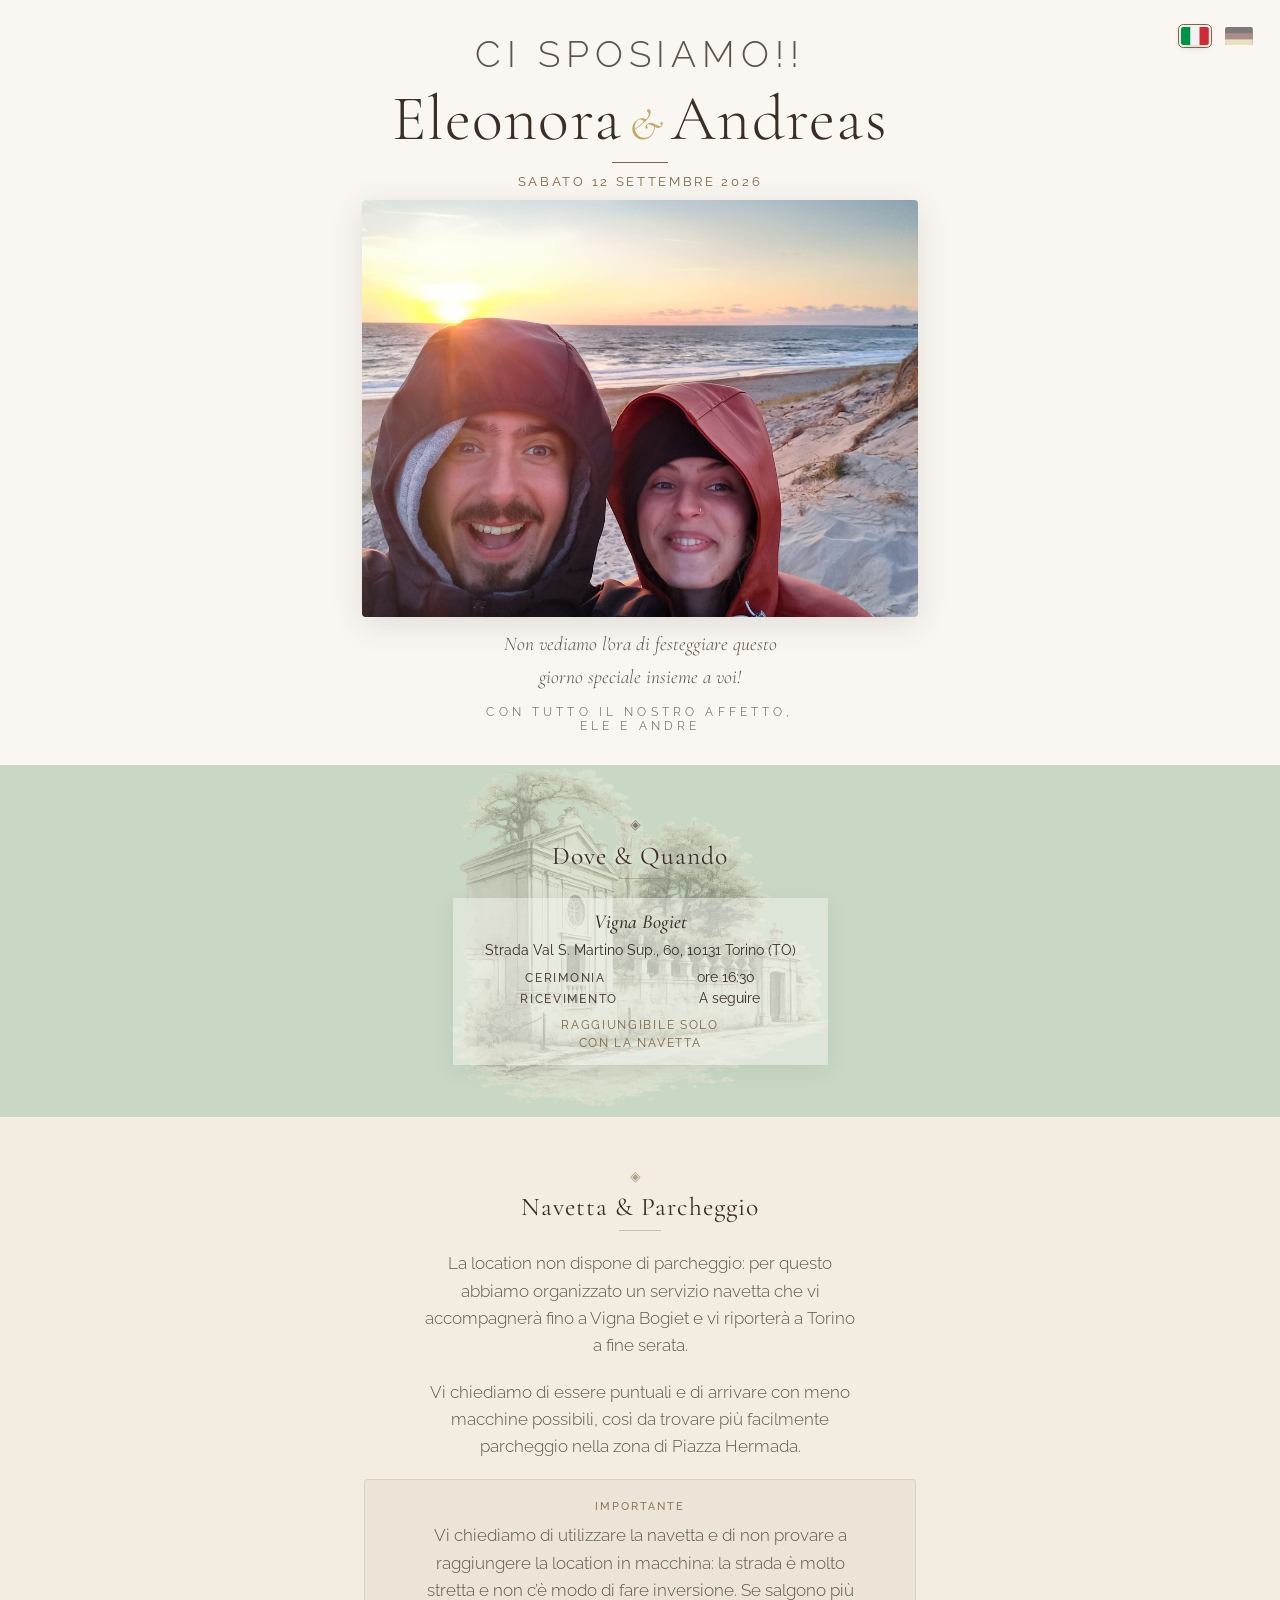
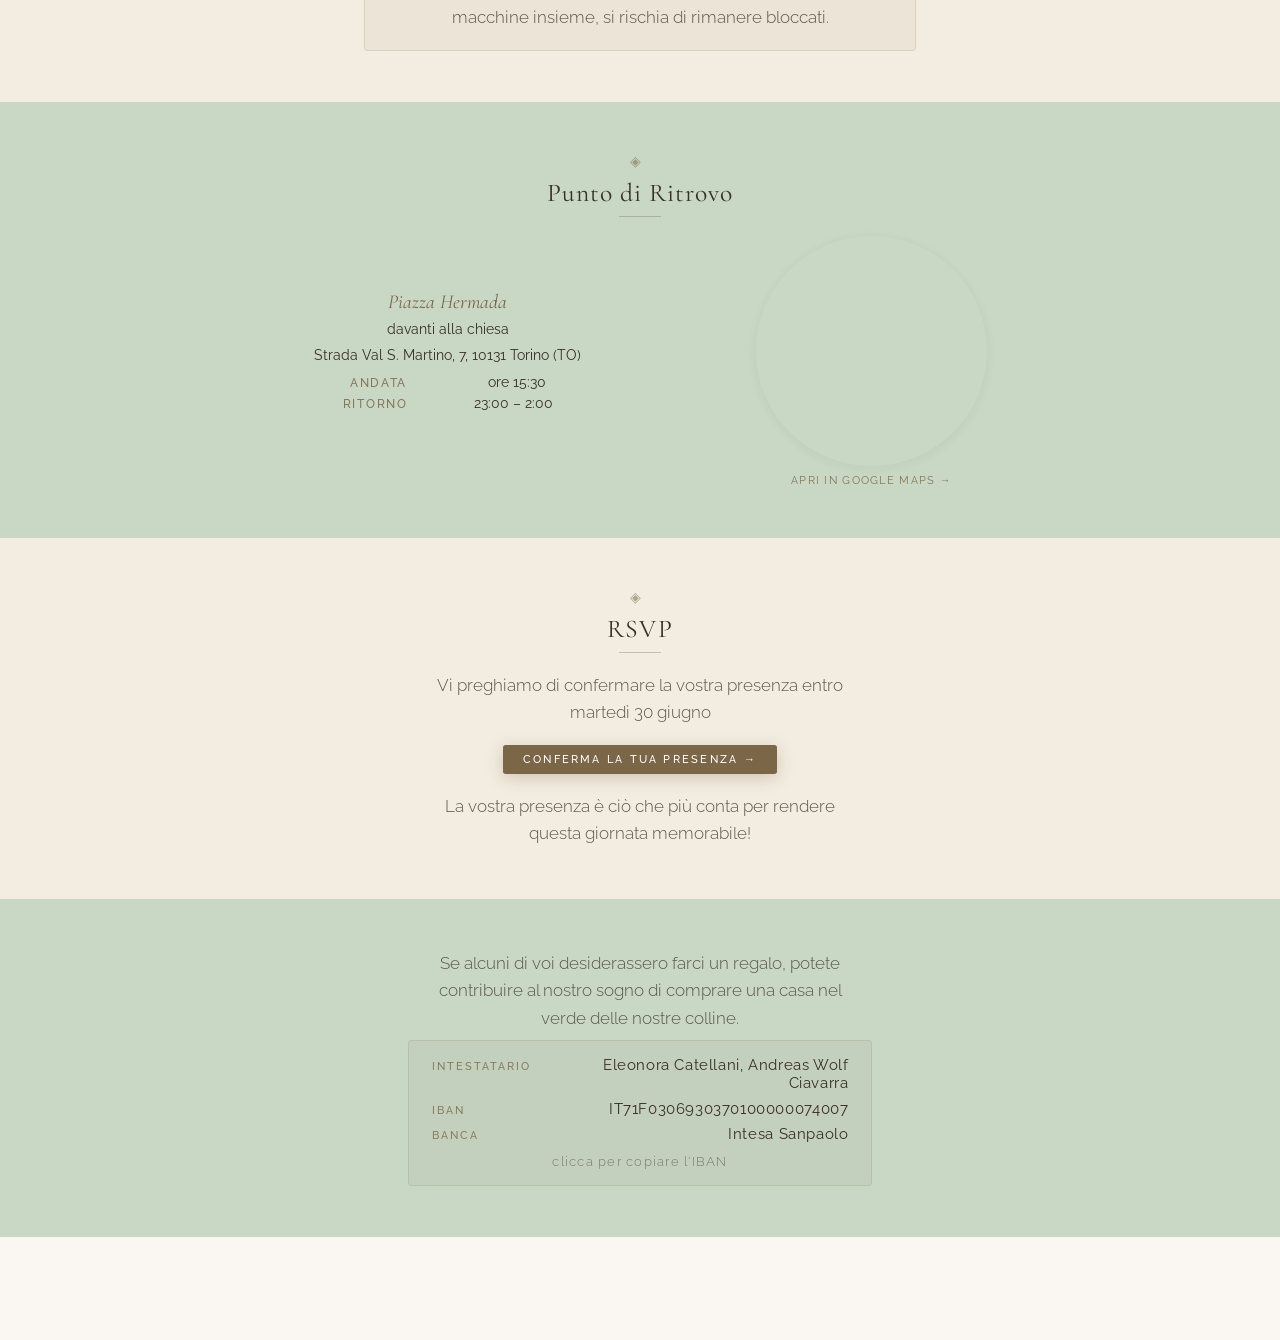
<file: index.html>
<!DOCTYPE html>
<html lang="it">
<head>
  <meta charset="UTF-8">
  <meta name="viewport" content="width=device-width, initial-scale=1.0">
  <meta name="description" content="Eleonora e Andreas si sposano! Sabato 12 settembre 2026 a Torino. Luogo, orari e conferma di partecipazione (RSVP).">
  <meta name="robots" content="index, follow">
  <meta name="theme-color" content="#FAF7F2">
  <link rel="canonical" href="https://eleonoraeandreas.github.io/">

  <!-- Social sharing (Open Graph) -->
  <meta property="og:title" content="Eleonora &amp; Andreas — Ci sposiamo!">
  <meta property="og:description" content="Eleonora e Andreas si sposano sabato 12 settembre 2026 a Torino. Luogo, orari e conferma di partecipazione.">
  <meta property="og:type" content="website">
  <meta property="og:url" content="https://eleonoraeandreas.github.io/">
  <meta property="og:locale" content="it_IT">
  <meta property="og:locale:alternate" content="de_DE">
  <meta property="og:site_name" content="Eleonora & Andreas">
  <meta property="og:image" content="https://eleonoraeandreas.github.io/img/eleonoraeandreas.jpeg">
  <meta property="og:image:alt" content="Eleonora e Andreas">

  <!-- Twitter card -->
  <meta name="twitter:card" content="summary_large_image">
  <meta name="twitter:title" content="Eleonora &amp; Andreas — Ci sposiamo!">
  <meta name="twitter:description" content="Sabato 12 settembre 2026 a Torino. Conferma la tua presenza.">
  <meta name="twitter:image" content="https://eleonoraeandreas.github.io/img/eleonoraeandreas.jpeg">

  <!-- Inline SVG favicon -->
  <link rel="icon" href="data:image/svg+xml,<svg xmlns='http://www.w3.org/2000/svg' viewBox='0 0 100 100'><text y='.9em' font-size='90'>💍</text></svg>">

  <title>Eleonora &amp; Andreas · Matrimonio 12 Settembre 2026, Torino</title>

  <!-- Google Fonts: preconnect + preload to avoid FOUT reflow -->
  <link rel="preconnect" href="https://fonts.googleapis.com">
  <link rel="preconnect" href="https://fonts.gstatic.com" crossorigin>
  <link
    rel="preload"
    as="style"
    href="https://fonts.googleapis.com/css2?family=Cormorant+Garamond:ital,wght@0,300;0,400;0,600;1,300;1,400&family=Raleway:wght@300;400;500&display=swap"
  >
  <link
    href="https://fonts.googleapis.com/css2?family=Cormorant+Garamond:ital,wght@0,300;0,400;0,600;1,300;1,400&family=Raleway:wght@300;400;500&display=swap"
    rel="stylesheet"
  >

  <!-- Google Maps embed: preconnect to shave DNS/TLS time off the iframe fetch -->
  <link rel="preconnect" href="https://www.google.com">
  <link rel="preconnect" href="https://maps.google.com">
  <link rel="preconnect" href="https://maps.gstatic.com" crossorigin>
  <link rel="preconnect" href="https://khms0.google.com" crossorigin>
  <link rel="preconnect" href="https://khms1.google.com" crossorigin>

  <link rel="stylesheet" href="css/style.css">

  <!-- Structured data — helps search engines recognise this as a wedding event -->
  <script type="application/ld+json">
  {
    "@context": "https://schema.org",
    "@type": "Event",
    "name": "Matrimonio di Eleonora e Andreas",
    "description": "Eleonora e Andreas si sposano a Torino.",
    "startDate": "2026-09-12T16:30:00+02:00",
    "eventStatus": "https://schema.org/EventScheduled",
    "eventAttendanceMode": "https://schema.org/OfflineEventAttendanceMode",
    "url": "https://eleonoraeandreas.github.io/",
    "image": "https://eleonoraeandreas.github.io/img/eleonoraeandreas.jpeg",
    "location": {
      "@type": "Place",
      "name": "Vigna Bogiet",
      "address": {
        "@type": "PostalAddress",
        "streetAddress": "Strada Val S. Martino Sup., 60",
        "postalCode": "10131",
        "addressLocality": "Torino",
        "addressRegion": "TO",
        "addressCountry": "IT"
      }
    }
  }
  </script>
</head>

<body>

  <!-- ═══════════════════════════════════════════════
       LANGUAGE SWITCH · sticky IT / DE flag toggle
       Active flag = colour, inactive = grayscale + faded.
       Italian is the hard-coded default; German lives in js/main.js.
  ════════════════════════════════════════════════ -->
  <div class="lang-switch" role="group" aria-label="Lingua / Sprache">
    <button class="lang-btn is-active" type="button" data-lang="it" aria-pressed="true" aria-label="Italiano" title="Italiano">
      <svg class="lang-flag" viewBox="0 0 3 2" preserveAspectRatio="none" aria-hidden="true" focusable="false">
        <rect width="3" height="2" fill="#F1F2F1"/>
        <rect width="1" height="2" fill="#009246"/>
        <rect width="1" height="2" x="2" fill="#CE2B37"/>
      </svg>
    </button>
    <button class="lang-btn" type="button" data-lang="de" aria-pressed="false" aria-label="Deutsch" title="Deutsch">
      <svg class="lang-flag" viewBox="0 0 5 3" preserveAspectRatio="none" aria-hidden="true" focusable="false">
        <rect width="5" height="3" fill="#000000"/>
        <rect width="5" height="1" y="1" fill="#DD0000"/>
        <rect width="5" height="1" y="2" fill="#FFCE00"/>
      </svg>
    </button>
  </div>

  <main class="layout" id="main-content">

    <!-- ═══════════════════════════════════════════════
         SECTION 1 · Hero / Welcome
    ════════════════════════════════════════════════ -->
    <section class="section section--hero" id="welcome" aria-label="Benvenuto" data-i18n-aria-label="hero.aria">
      <div class="hero__content">

        <p class="hero__eyebrow" data-i18n="hero.eyebrow">Ci sposiamo!!</p>

        <h1 class="hero__names">
          Eleonora<span class="hero__amp" aria-hidden="true">&amp;</span>Andreas
        </h1>

        <div class="hero__rule" aria-hidden="true"></div>
        <p class="hero__dateline" data-i18n="hero.dateline"></p>

        <figure class="hero__photo">
          <img
            src="img/eleonoraeandreas.jpeg"
            alt="Foto di Eleonora e Andreas"
            data-i18n-alt="hero.photoAlt"
            width="1024"
            height="768"
            loading="eager">
        </figure>

        <p class="hero__verse" data-i18n="hero.verse">Non vediamo l'ora di festeggiare questo giorno speciale insieme a voi!</p>
        <p class="hero__place" data-i18n-html="hero.place">Con tutto il nostro affetto,<br>Ele e Andre</p>

      </div>
    </section><!-- /.section--hero -->


    <!-- ═══════════════════════════════════════════════
         RIGHT PANEL
    ════════════════════════════════════════════════ -->
    <div class="right-panel">

      <!-- ─────────────────────────────────────────────
           SECTION 2 · Location
      ────────────────────────────────────────────── -->
      <section class="section section--location" id="location" aria-label="Luogo e data" data-i18n-aria-label="location.aria">
        <div class="section-body">

          <header class="section-header">
            <span class="section-deco" aria-hidden="true">◈</span>
            <h2 class="section-title" data-i18n="location.title">Dove &amp; Quando</h2>
            <div class="section-rule" aria-hidden="true"></div>
          </header>

          <!-- No map here on purpose: the venue is NOT reachable by car and must
               not be offered as a driving destination. The map lives in the
               "Punto di Ritrovo" section below, pointed at the shuttle stop. -->
          <div class="location-info">
            <address class="location-address">
              <strong class="location-venue">Vigna Bogiet</strong>
              <span>Strada Val S. Martino Sup., 60, 10131 Torino (TO)</span>
            </address>

            <dl class="location-schedule">
              <div class="location-schedule__row">
                <dt data-i18n="location.ceremony">Cerimonia</dt>
                <dd data-i18n="location.ceremonyTime">ore 16:30</dd>
              </div>
              <div class="location-schedule__row">
                <dt data-i18n="location.reception">Ricevimento</dt>
                <dd data-i18n="location.receptionTime">A seguire</dd>
              </div>
            </dl>

            <p class="location-note" data-i18n="location.note">Raggiungibile solo con la navetta</p>
          </div>

        </div>
      </section><!-- /.section--location -->


      <!-- ─────────────────────────────────────────────
           SECTION · Parking (own section · light background)
      ────────────────────────────────────────────── -->
      <section class="section section--parking" id="parking" aria-label="Navetta e Parcheggio" data-i18n-aria-label="location.parkingLabel">
        <div class="section-body">

          <header class="section-header">
            <span class="section-deco" aria-hidden="true">◈</span>
            <h2 class="section-title" data-i18n="location.parkingLabel">Navetta &amp; Parcheggio</h2>
            <div class="section-rule" aria-hidden="true"></div>
          </header>

          <p class="parking-text" data-i18n="location.parkingText">La location non dispone di parcheggio: per questo abbiamo organizzato un servizio navetta che vi accompagnerà fino a Vigna Bogiet e vi riporterà a Torino a fine serata.</p>

          <p class="parking-text" data-i18n="location.parkingText2">Vi chiediamo di essere puntuali e di arrivare con meno macchine possibili, così da trovare più facilmente parcheggio nella zona di Piazza Hermada.</p>

          <div class="parking-note">
            <span class="parking-note__label" data-i18n="location.parkingNoteLabel">Importante</span>
            <p class="parking-text" data-i18n="location.parkingNote">Vi chiediamo di utilizzare la navetta e di non provare a raggiungere la location in macchina: la strada è molto stretta e non c’è modo di fare inversione. Se salgono più macchine insieme, si rischia di rimanere bloccati.</p>
          </div>

        </div>
      </section><!-- /.section--parking -->


      <!-- ────────────────────────────────────────
           SECTION · Punto di ritrovo (shuttle stop · sage background)
           Reuses the .location-* component classes on purpose — same
           card/map/link vocabulary, zero new layout CSS. The circular map
           that used to point at Vigna Bogiet now points here.
      ───────────────────────────────────────── -->
      <section class="section section--meeting" id="meeting" aria-label="Punto di ritrovo" data-i18n-aria-label="meeting.aria">
        <div class="section-body">

          <header class="section-header">
            <span class="section-deco" aria-hidden="true">◈</span>
            <h2 class="section-title" data-i18n="meeting.title">Punto di Ritrovo</h2>
            <div class="section-rule" aria-hidden="true"></div>
          </header>

          <div class="location-row">
            <div class="location-info">
              <address class="location-address">
                <strong class="location-venue">Piazza Hermada</strong>
                <span data-i18n="meeting.church">davanti alla chiesa</span>
                <span>Strada Val S. Martino, 7, 10131 Torino (TO)</span>
              </address>

              <dl class="location-schedule">
                <div class="location-schedule__row">
                  <dt data-i18n="meeting.outbound">Andata</dt>
                  <dd data-i18n="meeting.outboundTime">ore 15:30</dd>
                </div>
                <div class="location-schedule__row">
                  <dt data-i18n="meeting.return">Ritorno</dt>
                  <dd data-i18n="meeting.returnTime">23:00 – 2:00</dd>
                </div>
              </dl>
            </div>

            <div class="location-map">
              <iframe
                src="https://www.google.com/maps?q=Strada+Val+S.+Martino,+7,+10131+Torino+TO&amp;hl=it&amp;z=16&amp;output=embed"
                title="Mappa: Strada Val S. Martino, 7, Torino"
                data-i18n-title="meeting.mapTitle"
                loading="eager"
                fetchpriority="high"
                allowfullscreen
                referrerpolicy="no-referrer-when-downgrade">
              </iframe>
            </div>

            <a
              href="https://www.google.com/maps/search/?api=1&amp;query=Strada+Val+S.+Martino%2C+7%2C+10131+Torino+TO"
              class="map-link"
              target="_blank"
              rel="noopener noreferrer"
              aria-label="Apri il punto di ritrovo in Google Maps (si apre in nuova scheda)"
              data-i18n-aria-label="meeting.mapLinkAria"
              data-i18n="meeting.mapLink">
              Apri in Google Maps →
            </a>
          </div>

        </div>
      </section><!-- /.section--meeting -->


      <!-- ─────────────────────────────────────────────
           SECTION 3 · RSVP & IBAN
      ────────────────────────────────────────────── -->
      <section class="section section--rsvp" id="rsvp" aria-label="Conferma presenza" data-i18n-aria-label="rsvp.aria">
        <div class="section-body">

          <header class="section-header">
            <span class="section-deco" aria-hidden="true">◈</span>
            <h2 class="section-title">RSVP</h2>
            <div class="section-rule" aria-hidden="true"></div>
          </header>

          <p class="rsvp-message" data-i18n="rsvp.message">
            Vi preghiamo di confermare la vostra presenza entro martedì 30 giugno
          </p>

          <a
            href="https://docs.google.com/forms/d/e/1FAIpQLSe9wHDhRwGMlWLGzZm1XkEaBy3ExzRtSXIeuggwt2vX_wMZqw/viewform"
            class="rsvp-btn"
            target="_blank"
            rel="noopener noreferrer"
            aria-label="Conferma la tua presenza — si apre Google Forms in nuova scheda"
            data-i18n-aria-label="rsvp.btnAria">
            <span data-i18n="rsvp.btn">Conferma la tua presenza</span>
            <span class="rsvp-btn__arrow" aria-hidden="true">→</span>
          </a>

          <p class="gift-presence" data-i18n="rsvp.presence">
            La vostra presenza è ciò che più conta per rendere questa giornata memorabile!
          </p>

        </div>
      </section><!-- /.section--rsvp -->


      <!-- ─────────────────────────────────────────────
           SECTION · Gift & IBAN (own section · light background)
           Intentionally header-less — kept understated for the gift ask.
      ────────────────────────────────────────────── -->
      <section class="section section--gift" id="gift" aria-label="Regalo" data-i18n-aria-label="gift.aria">
        <div class="section-body">

          <div class="gift-block">
            <p class="gift-text" data-i18n="rsvp.giftText">
              Se alcuni di voi desiderassero farci un regalo, potete contribuire al nostro sogno di comprare una casa nel verde delle nostre colline.
            </p>

            <button
              class="iban-block"
              id="ibanBlock"
              type="button"
              aria-label="Codice IBAN — clicca per copiare l'IBAN"
              data-i18n-aria-label="rsvp.ibanAria">
              <span class="iban-row"><span class="iban-label" data-i18n="rsvp.ibanHolder">Intestatario</span><span class="iban-value">Eleonora Catellani, Andreas Wolf Ciavarra</span></span>
              <span class="iban-row"><span class="iban-label">IBAN</span><span class="iban-value" id="ibanValue">IT71F0306930370100000074007</span></span>
              <span class="iban-row"><span class="iban-label" data-i18n="rsvp.ibanBank">Banca</span><span class="iban-value">Intesa Sanpaolo</span></span>
              <span class="iban-hint" aria-live="polite" data-i18n="rsvp.ibanHint">clicca per copiare l'IBAN</span>
            </button>
          </div>

        </div>
      </section><!-- /.section--gift -->

    </div><!-- /.right-panel -->

    <footer class="countdown-footer" id="countdown" aria-label="Countdown">
      <p class="countdown-footer__text"></p>
    </footer>

  </main><!-- /#main-content -->

  <script src="js/main.js"></script>

</body>
</html>
</file>
<file: css/style.css>
/* ================================================================
   WEDDING LANDING PAGE — style.css
   Stack: vanilla CSS · CSS Grid · clamp() · Custom Properties
   All layout uses proportional units (%, rem, vw, vh, dvh)
   No frameworks — pure modern CSS
   ================================================================ */


/* ────────────────────────────────────────────────────────────────
   DESIGN TOKENS
   ──────────────────────────────────────────────────────────────── */
:root {
  /* Palette ─ warm, muted, romantic
     Section 1 + 3 share ivory;
     the sage accent in section 2 creates visual rhythm.            */
  --clr-ivory:        #FAF7F2;
  --clr-ivory-warm:   #F3EDE1;
  --clr-sage:         #C8D8C5;
  --clr-text:         #3A2E26;
  --clr-text-soft:    #5E544B;   /* darkened from #7A6E65 — overall legibility, esp. on sage */
  --clr-accent:       #7C6648;   /* slightly darkened from #8B7355 */
  --clr-accent-lt:    #A68B5B;
  --clr-gold:         #C4A969;
  --clr-white:        #FFFFFF;

  /* Typography */
  --font-display: 'Cormorant Garamond', Georgia, serif;
  --font-body:    'Raleway', Arial, sans-serif;

  /* Fluid spacing (min · preferred · max) */
  --sp-xs:  clamp(0.25rem, 0.6vw,  0.5rem);
  --sp-sm:  clamp(0.5rem,  1vw,    0.85rem);
  --sp-md:  clamp(0.75rem, 1.5vw,  1.25rem);
  --sp-lg:  clamp(1.25rem, 2.5vw,  2rem);
  --sp-xl:  clamp(1.5rem,  4vw,    3rem);

  /* Transitions */
  --ease-out: cubic-bezier(0.25, 0.46, 0.45, 0.94);
  --t-mid:    0.35s var(--ease-out);
  --t-fast:   0.18s ease;

  /* Shadows */
  --shadow-rest:  0 0.125rem 0.6rem rgba(58, 46, 38, 0.06);
  --shadow-hover: 0 0.6rem 2.5rem rgba(58, 46, 38, 0.13);
}


/* ────────────────────────────────────────────────────────────────
   RESET & BASE
   ──────────────────────────────────────────────────────────────── */
*, *::before, *::after {
  box-sizing: border-box;
  margin: 0;
  padding: 0;
}

html {
  /* Root scales gently with viewport so every rem-based text clamp reads
     a little larger across the whole page (overall legibility lift, ~4%). */
  font-size: clamp(110%, 0.99rem + 0.21vw, 123.5%);
  scroll-behavior: smooth;
  -webkit-font-smoothing: antialiased;
  -moz-osx-font-smoothing: grayscale;
}

body {
  font-family: var(--font-body);
  background: var(--clr-ivory-warm);
  color: var(--clr-text);
  width: 100%;
  min-height: 100dvh;
}

img, iframe {
  display: block;
  max-width: 100%;
}

a { color: inherit; }
address { font-style: normal; }


/* ────────────────────────────────────────────────────────────────
   LANGUAGE SWITCH — sticky IT / DE flag toggle, top-right
   Frosted ivory pill so it stays legible over both the ivory hero
   and the sage location section. Active flag in colour, inactive
   desaturated + faded.
   ──────────────────────────────────────────────────────────────── */
.lang-switch {
  position: fixed;
  top: clamp(0.7rem, 1.8vw, 1.25rem);
  right: clamp(0.7rem, 1.8vw, 1.25rem);
  z-index: 100;
  display: flex;
  gap: 0.5rem;
  animation: fadeUp 0.6s var(--ease-out) 0.4s both;
}

.lang-btn {
  display: block;
  padding: 0.2rem;            /* invisible — just enlarges the tap target */
  border: none;
  background: transparent;
  border-radius: 0.3rem;
  cursor: pointer;
  line-height: 0;
  /* Inactive: heavily desaturated + faded, but a whisper of colour
     remains so the language stays recognisable. */
  filter: grayscale(0.72) opacity(0.5);
  transition:
    filter    var(--t-fast),
    transform var(--t-fast);
}

.lang-btn:hover {
  filter: grayscale(0.35) opacity(0.85);
  transform: translateY(-0.05rem);
}

.lang-btn.is-active {
  filter: none;
  cursor: default;
}

.lang-btn:focus-visible {
  outline: 2px solid var(--clr-accent);
  outline-offset: 0.12rem;
}

.lang-flag {
  display: block;
  width: 1.5rem;
  height: 1rem;
  border-radius: 0.12rem;
  box-shadow: inset 0 0 0 1px rgba(58, 46, 38, 0.14);
}

/* Active = "selected" ring in the page's own accent (NOT a system blue),
   with an offset so the gap shows the real background — reads cleanly over
   both the ivory hero and the sage location section. */
.lang-btn.is-active .lang-flag {
  outline: 1.5px solid var(--clr-accent);
  outline-offset: 2px;
  box-shadow:
    inset 0 0 0 1px rgba(58, 46, 38, 0.12),
    0 0.12rem 0.4rem rgba(58, 46, 38, 0.18);
}


/* ────────────────────────────────────────────────────────────────
   PAGE LAYOUT
   Hero takes the full viewport; location + RSVP scroll in below.
   On wide screens the two lower sections sit side by side.
   ──────────────────────────────────────────────────────────────── */
.layout {
  display: block;
  width: 100%;
}

.section--hero {
  min-height: 100dvh;
}

.right-panel {
  display: block;
}

.right-panel > .section {
  min-height: auto;
}


/* ────────────────────────────────────────────────────────────────
   SECTION BASE
   ──────────────────────────────────────────────────────────────── */
.section {
  position: relative;
  overflow: hidden;
  min-height: 0;       /* flex/grid shrink safety */
  display: flex;        /* let section-body stretch via flex: 1 */
  flex-direction: column;
  transition:
    filter     var(--t-mid),
    box-shadow var(--t-mid);
}

/* Spotlight hover — dim siblings, brighten hovered */
.layout:has(.section:hover) .section {
  filter: brightness(0.97);
}
.layout:has(.section:hover) .section:hover {
  filter: none;
  box-shadow: var(--shadow-hover);
  z-index: 10;
}

/* Lift on smaller sections */
.section--location,
.section--rsvp,
.section--parking,
.section--meeting,
.section--gift {
  transition:
    filter     var(--t-mid),
    box-shadow var(--t-mid),
    transform  var(--t-mid);
}
.section--location:hover,
.section--rsvp:hover,
.section--parking:hover,
.section--meeting:hover,
.section--gift:hover {
  transform: translateY(-0.2rem);
}

/* Section inner body — flex column, content-sized. Now that the
   page scrolls, sections grow to fit content naturally. */
.section-body {
  display: flex;
  flex-direction: column;
  align-items: center;
  justify-content: center;
  text-align: center;
  flex: 1;
  min-height: 0;
  padding: var(--sp-xl) var(--sp-lg);
  gap: var(--sp-md);
}

/* Shared section header */
.section-header {
  display: flex;
  flex-direction: column;
  align-items: center;
  gap: var(--sp-xs);
  flex-shrink: 0;
}

.section-deco {
  font-size: 0.75rem;
  color: var(--clr-accent);
  letter-spacing: 0.6em;
  opacity: 0.55;
}

.section-title {
  font-family: var(--font-display);
  font-weight: 400;
  font-size: clamp(1.25rem, 2vw, 1.9rem);
  color: var(--clr-text);
  letter-spacing: 0.04em;
}

.section-rule {
  width: 2.25rem;
  height: 1px;
  background: var(--clr-accent);
  opacity: 0.35;
}


/* ────────────────────────────────────────────────────────────────
   SECTION 1 · HERO
   Light background + centered photo + dark text
   ──────────────────────────────────────────────────────────────── */
.section--hero {
  background: var(--clr-ivory);
}

.hero__content {
  display: flex;
  flex-direction: column;
  align-items: center;
  justify-content: center;
  text-align: center;
  flex: 1;
  min-height: 0;
  padding: var(--sp-lg) var(--sp-lg);
  gap: clamp(0.4rem, 1.2vh, 0.9rem);
  color: var(--clr-text);
}

/* Typography — hero */
.hero__eyebrow {
  font-family: var(--font-body);
  font-weight: 300;
  /* Announcement kicker. Sized so its cap-height lands ~1.05× the x-height of
     the names (the "n" in Eleonora/Andreas) — a hair taller, no more. Tracks
     the names proportionally (f≈0.584 of .hero__names) so the ratio holds at
     every width. Measured ratios: Cormorant n=0.399em, Raleway CAP=0.715em. */
  font-size: clamp(1.4rem, 2.92vw, 2.92rem);
  letter-spacing: 0.16em;   /* tightened from 0.28em — at this size the wide tracking sprawled */
  text-transform: uppercase;
  color: var(--clr-text-soft);
}

.hero__names {
  font-family: var(--font-display);
  font-weight: 300;
  font-size: clamp(2.4rem, 5vw, 5rem);
  line-height: 1;
  letter-spacing: 0.02em;
  color: var(--clr-text);
}

.hero__amp {
  display: inline-block;
  font-style: italic;
  font-size: 0.7em;
  color: var(--clr-gold);
  margin: 0 0.15em;
  font-weight: 400;
}

.hero__rule {
  width: 3rem;
  height: 1px;
  background: var(--clr-accent);
  opacity: 0.3;
}

.hero__dateline {
  font-family: var(--font-body);
  font-weight: 400;
  font-size: clamp(0.72rem, 1.05vw, 0.92rem);
  letter-spacing: 0.2em;
  text-transform: uppercase;
  color: var(--clr-accent);
}

/* Hero photo — centered, proportional */
.hero__photo {
  flex: 0 1 auto;
  width: min(70%, 30rem);
  overflow: hidden;
  border-radius: 0.2rem;
  box-shadow: 0 0.35rem 1.75rem rgba(58, 46, 38, 0.14);
  margin: 0;
  line-height: 0;    /* remove inline-block gap under img */
}

.hero__photo img {
  width: 100%;
  height: auto;
  object-fit: cover;
  display: block;
  transform-origin: left bottom;    /* anchor parallax zoom at the bottom-left corner — keeps faces + sun in frame, expands toward upper-right */
  transition: transform 0.6s var(--ease-out);
}

.hero__verse {
  font-family: var(--font-display);
  font-style: italic;
  font-weight: 300;
  font-size: clamp(1.05rem, 1.42vw, 1.48rem);
  line-height: 1.7;
  color: var(--clr-text-soft);
  max-width: 38ch;
}

.hero__place {
  font-family: var(--font-body);
  font-weight: 300;
  font-size: clamp(0.64rem, 0.9vw, 0.78rem);
  letter-spacing: 0.35em;
  text-transform: uppercase;
  color: var(--clr-text-soft);
  opacity: 0.75;
}


/* ────────────────────────────────────────────────────────────────
   SECTION 2 · LOCATION
   Sage tone over the old hero sketch, softened with an overlay
   so text stays legible.
   ──────────────────────────────────────────────────────────────── */
.section--location {
  background:
    linear-gradient(rgba(200, 216, 197, 0.6), rgba(200, 216, 197, 0.6)),
    url("../img/location-sketch.png")
      center 32% / auto 110% no-repeat,
    var(--clr-sage);
}

/* Location text — dark warm brown against the sage+sketch backdrop. */
.section--location .section-title,
.section--location .section-deco,
.section--location .location-address,
.section--location .map-link,
.section--location .location-schedule__row dt,
.section--location .location-schedule__row dd {
  color: var(--clr-text);
}
.section--location .location-venue { color: var(--clr-text); font-weight: 500; }
.section--location .map-link { opacity: 1; font-weight: 500; }

/* Legibility card: soft ivory backdrop behind the address + schedule block
   so the data reads cleanly over the foliage parts of the sketch.
   Semi-transparent so the sketch still shows through. */
.section--location .location-info {
  padding: var(--sp-sm) var(--sp-lg);
  background: rgba(250, 247, 242, 0.42);
  -webkit-backdrop-filter: blur(0.5px);
  backdrop-filter: blur(0.5px);
  /* border: 1px solid rgba(250, 247, 242, 0.5); */
  /* border-radius: 0.35rem; */
  box-shadow: 0 0.3rem 1.2rem rgba(58, 46, 38, 0.08);
}

/* Section title + deco glyph stay card-less — they sit higher up where the
   sketch is calmer. A soft ivory glow on the letters is enough to separate
   them from the background without an explicit card. */
.section--location .section-title,
.section--location .section-deco {
  text-shadow:
    0 0 0.4em rgba(250, 247, 242, 0.85),
    0 0 0.2em rgba(250, 247, 242, 0.9);
}

/* Info + map row — side by side on wide screens, stacked on narrow.
   grid-template-areas keeps info aligned to the map row only, so info's
   vertical center matches the map's center (the link sits below, in its
   own row, and is not part of the symmetric pairing). */
.location-row {
  display: grid;
  grid-template-columns: minmax(0, 1.1fr) minmax(0, 0.9fr);
  grid-template-areas:
    "info map"
    ".    link";
  column-gap: var(--sp-lg);
  row-gap: var(--sp-xs);
  align-items: center;
  justify-items: center;
  width: 100%;
  max-width: 60rem;
}

/* The meeting row pairs a short address block with the map, so it reads best on
   a narrower measure than the old location row — otherwise info and map drift
   apart into two islands with a canyon between them. */
.section--meeting .location-row {
  max-width: 44rem;
}

.location-row .location-info { grid-area: info; }
.location-row .location-map  { grid-area: map; }
.location-row .map-link      { grid-area: link; }

/* Info group (address + schedule) — flex for density control.
   Natural height: align-items: center on .location-row pairs it
   vertically against the circular map. No min-height needed. */
.location-info {
  display: flex;
  flex-direction: column;
  align-items: center;
  justify-content: center;
  gap: var(--sp-xs);
  flex-shrink: 1;
}

.location-address {
  display: flex;
  flex-direction: column;
  gap: 0.25em;
  font-family: var(--font-body);
  font-size: clamp(0.78rem, 1.05vw, 0.92rem);
  font-weight: 400;
  color: var(--clr-text);
  line-height: 1.5;
}

.location-venue {
  display: block;
  font-family: var(--font-display);
  font-style: italic;
  font-weight: 400;
  font-size: clamp(1rem, 1.55vw, 1.4rem);
  line-height: 1.2;
  color: var(--clr-accent);
}

.location-schedule {
  display: flex;
  flex-direction: column;
  gap: 0.2em;
  width: 100%;
  max-width: 20rem;
}

.location-schedule__row {
  display: flex;
  justify-content: space-around;
  align-items: baseline;
  gap: 0.5em;
}

.location-schedule__row dt {
  font-family: var(--font-body);
  font-weight: 500;
  font-size: clamp(0.66rem, 0.88vw, 0.76rem);
  letter-spacing: 0.14em;
  text-transform: uppercase;
  color: var(--clr-accent);
  opacity: 0.85;
  white-space: nowrap;
}

.location-schedule__row dd {
  font-family: var(--font-body);
  font-weight: 400;
  font-size: clamp(0.78rem, 1.05vw, 0.92rem);
  color: var(--clr-text);
  white-space: nowrap;
}

/* Map — circular crop. Square aspect + 50% border-radius gives a perfect
   circle. `isolation: isolate` forces a stacking context so Safari/iOS
   actually clips the iframe to the border-radius (a known WebKit bug). */
/* "Only reachable by shuttle" line — closes the location card. Deliberately
   uppercase/accent so it reads as part of the schedule vocabulary rather than
   as a paragraph, and it sits INSIDE .location-info so it inherits the ivory
   legibility card over the sketch. */
.location-note {
  font-family: var(--font-body);
  font-weight: 400;
  font-size: clamp(0.66rem, 0.88vw, 0.76rem);
  letter-spacing: 0.14em;
  text-transform: uppercase;
  line-height: 1.5;
  color: var(--clr-accent);
  max-width: 26ch;
  margin-top: 0.2em;
}

.location-map {
  width: clamp(11rem, 18vw, 15rem);
  aspect-ratio: 1;
  border-radius: 50%;
  overflow: hidden;
  box-shadow: var(--shadow-rest);
  background: var(--clr-sage);
  isolation: isolate;
}

.location-map iframe {
  width: 100%;
  height: 100%;
  border: none;
  opacity: 0;
  transition: opacity 0.4s var(--ease-out);
}

.location-map iframe.is-loaded {
  opacity: 1;
}

.map-link {
  font-family: var(--font-body);
  font-size: clamp(0.58rem, 0.8vw, 0.68rem);
  font-weight: 400;
  letter-spacing: 0.12em;
  text-transform: uppercase;
  color: var(--clr-accent);
  text-decoration: none;
  opacity: 0.85;
  flex-shrink: 0;
  transition: opacity var(--t-fast);
}

.map-link:hover,
.map-link:focus-visible {
  opacity: 1;
  text-decoration: underline;
  text-underline-offset: 0.2em;
}

/* ────────────────────────────────────────────────────────────────
   BACKGROUND RHYTHM — light / sage, alternating all the way down:
   hero (ivory) → location (sage + sketch) → parking (warm ivory)
   → meeting (sage) → rsvp (warm ivory) → gift (sage).
   Adding the "Punto di ritrovo" section made the page six sections
   long, which flipped rsvp and gift from their old colours so the
   alternation keeps running. Add a section ⇒ keep alternating.
   ──────────────────────────────────────────────────────────────── */
.section--parking,
.section--rsvp {
  background: var(--clr-ivory-warm);
}

.section--meeting,
.section--gift {
  background: var(--clr-sage);
}

/* Generic descriptive body text — ONE consistent treatment everywhere it
   appears: parking note, RSVP request line, gift text, RSVP presence line.
   Anything that *represents* data keeps its own style (venue name, schedule
   label/value, IBAN rows). The only remaining italic-Cormorant "message" is
   the hero verse. */
.parking-text,
.rsvp-message,
.gift-text,
.gift-presence {
  font-family: var(--font-body);
  font-weight: 300;
  font-size: clamp(0.92rem, 1.2vw, 1.08rem);
  line-height: 1.6;
  color: var(--clr-text-soft);
  text-align: center;
  max-width: 44ch;
}

/* "Importante" callout — the do-not-drive-up warning. Same card vocabulary as
   the IBAN block (accent tint + hairline border) so it reads as a considered
   part of the page, not a browser alert. Its body copy reuses .parking-text,
   so the one descriptive-body-text rule still governs the type. */
.parking-note {
  display: flex;
  flex-direction: column;
  align-items: center;
  gap: 0.5em;
  width: 100%;
  max-width: 46ch;
  padding: 1em 1.4em;
  background: rgba(139, 115, 85, 0.07);
  border: 1px solid rgba(139, 115, 85, 0.18);
  border-radius: 0.2rem;
}

.parking-note__label {
  font-family: var(--font-body);
  font-weight: 500;
  font-size: clamp(0.62rem, 0.82vw, 0.72rem);
  letter-spacing: 0.18em;
  text-transform: uppercase;
  color: var(--clr-accent);
  opacity: 0.85;
}


/* ────────────────────────────────────────────────────────────────
   SECTION · RSVP & IBAN   (background set in the rhythm block above)
   ──────────────────────────────────────────────────────────────── */
/* .rsvp-message uses the unified descriptive-body-text rule above — same font
   and style as the gift presence line (no longer italic Cormorant). */

/* RSVP button — primary CTA */
.rsvp-btn {
  display: inline-flex;
  align-items: center;
  gap: 0.5em;
  padding: 0.7em 1.8em;
  background: var(--clr-accent);
  color: var(--clr-white);
  text-decoration: none;
  font-family: var(--font-body);
  font-weight: 500;
  font-size: clamp(0.6rem, 0.85vw, 0.72rem);
  letter-spacing: 0.2em;
  text-transform: uppercase;
  border-radius: 0.15rem;
  box-shadow: 0 0.2rem 0.9rem rgba(139, 115, 85, 0.32);
  flex-shrink: 0;
  transition:
    background   var(--t-fast),
    transform    var(--t-fast),
    box-shadow   var(--t-fast);
}

.rsvp-btn:hover {
  background: var(--clr-accent-lt);
  transform: translateY(-0.12rem);
  box-shadow: 0 0.4rem 1.4rem rgba(139, 115, 85, 0.42);
}

.rsvp-btn:focus-visible {
  outline: 2px solid var(--clr-accent);
  outline-offset: 0.2rem;
}

.rsvp-btn__arrow {
  display: inline-block;
  transition: transform var(--t-fast);
}

.rsvp-btn:hover .rsvp-btn__arrow {
  transform: translateX(0.2rem);
}

/* Gift & IBAN */
.gift-block {
  display: flex;
  flex-direction: column;
  align-items: center;
  gap: var(--sp-xs);
  width: 100%;
  flex-shrink: 0;     /* keep natural height — do not collapse behind footer */
}

.gift-title {
  font-family: var(--font-display);
  font-weight: 400;
  font-size: clamp(0.82rem, 1.1vw, 1rem);
  color: var(--clr-text);
  letter-spacing: 0.04em;
}

/* .gift-text and .gift-presence get their type from the unified
   descriptive-body-text rule in the PARKING & GIFT section above. */

/* IBAN — clickable copy card */
.iban-block {
  display: flex;
  flex-direction: column;
  align-items: stretch;
  gap: 0.4em;
  width: 100%;
  max-width: 25rem;
  padding: 0.85em 1.2em;
  background: rgba(139, 115, 85, 0.07);
  border: 1px solid rgba(139, 115, 85, 0.18);
  border-radius: 0.2rem;
  cursor: pointer;
  transition:
    background   var(--t-fast),
    border-color var(--t-fast);
  font: inherit;
  color: inherit;
  text-align: center;
}

.iban-block:hover {
  background: rgba(139, 115, 85, 0.13);
  border-color: rgba(139, 115, 85, 0.3);
}

.iban-block:focus-visible {
  outline: 2px solid var(--clr-accent);
  outline-offset: 0.12rem;
}

.iban-row {
  display: flex;
  justify-content: space-between;
  align-items: baseline;
  gap: 0.75em;
  width: 100%;
}

.iban-label {
  font-family: var(--font-body);
  font-weight: 500;
  font-size: clamp(0.62rem, 0.82vw, 0.72rem);
  letter-spacing: 0.18em;
  text-transform: uppercase;
  color: var(--clr-accent);
  opacity: 0.8;
  white-space: nowrap;
}

.iban-value {
  font-family: var(--font-body);
  font-weight: 400;
  font-size: clamp(0.82rem, 1.05vw, 0.96rem);
  color: var(--clr-text);
  letter-spacing: 0.04em;
  user-select: all;
  text-align: right;
}

.iban-hint {
  font-family: var(--font-body);
  font-size: clamp(0.68rem, 0.82vw, 0.74rem);
  font-weight: 300;
  color: var(--clr-text-soft);
  opacity: 0.7;
  letter-spacing: 0.1em;
  margin-top: 0.3em;
  text-align: center;
}

/* ────────────────────────────────────────────────────────────────
   COUNTDOWN FOOTER
   ──────────────────────────────────────────────────────────────── */
.countdown-footer {
  background: var(--clr-ivory);
  padding: var(--sp-xl) var(--sp-md);
  text-align: center;
}

.countdown-footer__text {
  font-family: var(--font-display);
  font-style: italic;
  font-weight: 400;
  font-size: clamp(1.6rem, 2.8vw, 2.4rem);
  color: var(--clr-accent);
  letter-spacing: 0.02em;
}


/* ────────────────────────────────────────────────────────────────
   ENTRANCE ANIMATIONS  (CSS only — no JS dependency)
   ──────────────────────────────────────────────────────────────── */
@keyframes fadeUp {
  from { opacity: 0; transform: translateY(0.8rem); }
  to   { opacity: 1; transform: translateY(0);      }
}

@keyframes fadeRight {
  from { opacity: 0; transform: translateX(1rem); }
  to   { opacity: 1; transform: translateX(0);    }
}

.hero__eyebrow  { animation: fadeUp 0.6s var(--ease-out) 0.05s both; }
.hero__names    { animation: fadeUp 0.6s var(--ease-out) 0.12s both; }
.hero__rule     { animation: fadeUp 0.5s var(--ease-out) 0.18s both; }
.hero__dateline { animation: fadeUp 0.5s var(--ease-out) 0.22s both; }
.hero__photo    { animation: fadeUp 0.6s var(--ease-out) 0.28s both; }
.hero__verse    { animation: fadeUp 0.5s var(--ease-out) 0.34s both; }
.hero__place    { animation: fadeUp 0.5s var(--ease-out) 0.38s both; }

.section--location { animation: fadeRight 0.6s var(--ease-out) 0.1s both; }
.section--parking  { animation: fadeRight 0.6s var(--ease-out) 0.15s both; }
.section--meeting  { animation: fadeRight 0.6s var(--ease-out) 0.2s both; }
.section--rsvp     { animation: fadeRight 0.6s var(--ease-out) 0.25s both; }
.section--gift     { animation: fadeRight 0.6s var(--ease-out) 0.3s both; }


/* ────────────────────────────────────────────────────────────────
   RESPONSIVE — below 900px: stack location + RSVP vertically
   ──────────────────────────────────────────────────────────────── */
@media screen and (max-width: 900px) {

  .right-panel {
    grid-template-columns: 1fr;
  }

  .right-panel > .section {
    min-height: auto;
  }

  .location-row {
    grid-template-columns: 1fr;
    grid-template-areas:
      "info"
      "map"
      "link";
    row-gap: clamp(0.75rem, 4vw, 1.5rem);
  }

  .location-info {
    min-height: auto;
  }
}


/* ────────────────────────────────────────────────────────────────
   RESPONSIVE — Mobile  (≤ 767px, any orientation)
   Use svh on the hero to avoid Chrome Android URL-bar jank.
   ──────────────────────────────────────────────────────────────── */
@media screen and (max-width: 767px) {

  .section--hero {
    min-height: 100svh;
  }

  .section-body {
    padding: var(--sp-xl) var(--sp-lg);
    justify-content: center;
  }

  .hero__content {
    padding: var(--sp-lg) var(--sp-md);
    gap: clamp(0.4rem, 1.5vh, 1rem);
  }

  .hero__photo {
    width: min(80%, 20rem);
  }

  .location-map {
    min-height: 8rem;
    max-height: 14rem;
  }

  .iban-value {
    white-space: normal;     /* allow wrap on narrow phones */
    word-break: break-all;
    text-align: right;
  }

  .section--hero {
    background: var(--clr-ivory-warm);   /* warmer ivory on mobile, less white */
  }

  /* No hover effects on touch */
  .section--location:hover,
  .section--rsvp:hover,
  .section--parking:hover,
  .section--meeting:hover,
  .section--gift:hover { transform: none; }
  .layout:has(.section:hover) .section { filter: none; }
}


/* ────────────────────────────────────────────────────────────────
   REDUCED MOTION  (accessibility)
   ──────────────────────────────────────────────────────────────── */
@media (prefers-reduced-motion: reduce) {

  *, *::before, *::after {
    animation-duration:  0.01ms !important;
    animation-delay:     0ms    !important;
    transition-duration: 0.01ms !important;
  }

  .hero__eyebrow,
  .hero__names,
  .hero__rule,
  .hero__dateline,
  .hero__photo,
  .hero__verse,
  .hero__place,
  .section--location,
  .section--parking,
  .section--meeting,
  .section--rsvp,
  .section--gift {
    opacity: 1;
    transform: none;
  }
}


/* ────────────────────────────────────────────────────────────────
   PRINT
   ──────────────────────────────────────────────────────────────── */
@media print {

  body {
    overflow: visible;
    height: auto;
  }

  .layout {
    display: block;
    height: auto;
  }

  .right-panel { display: block; }

  .section {
    break-inside: avoid;
    page-break-inside: avoid;
    height: auto;
    min-height: 0;
  }

  .location-map { display: none; }
  .lang-switch  { display: none; }
}
</file>
